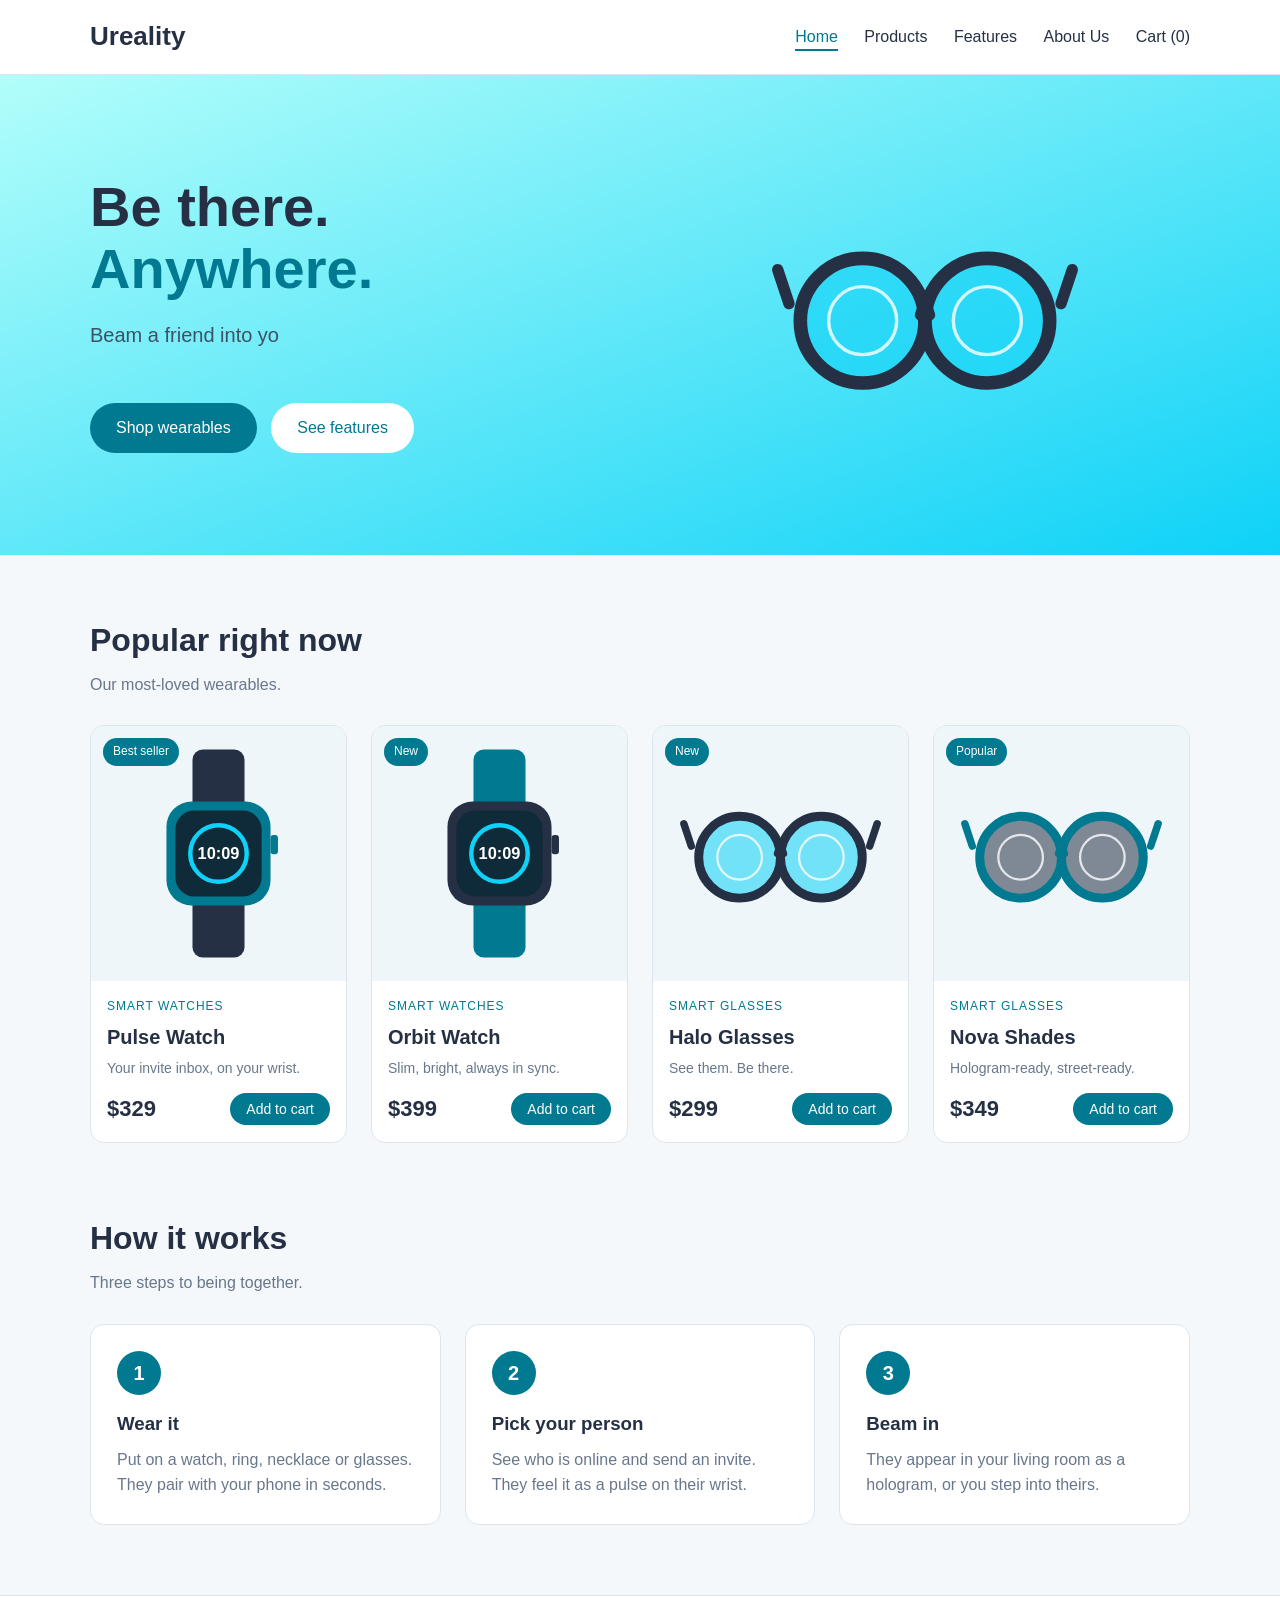
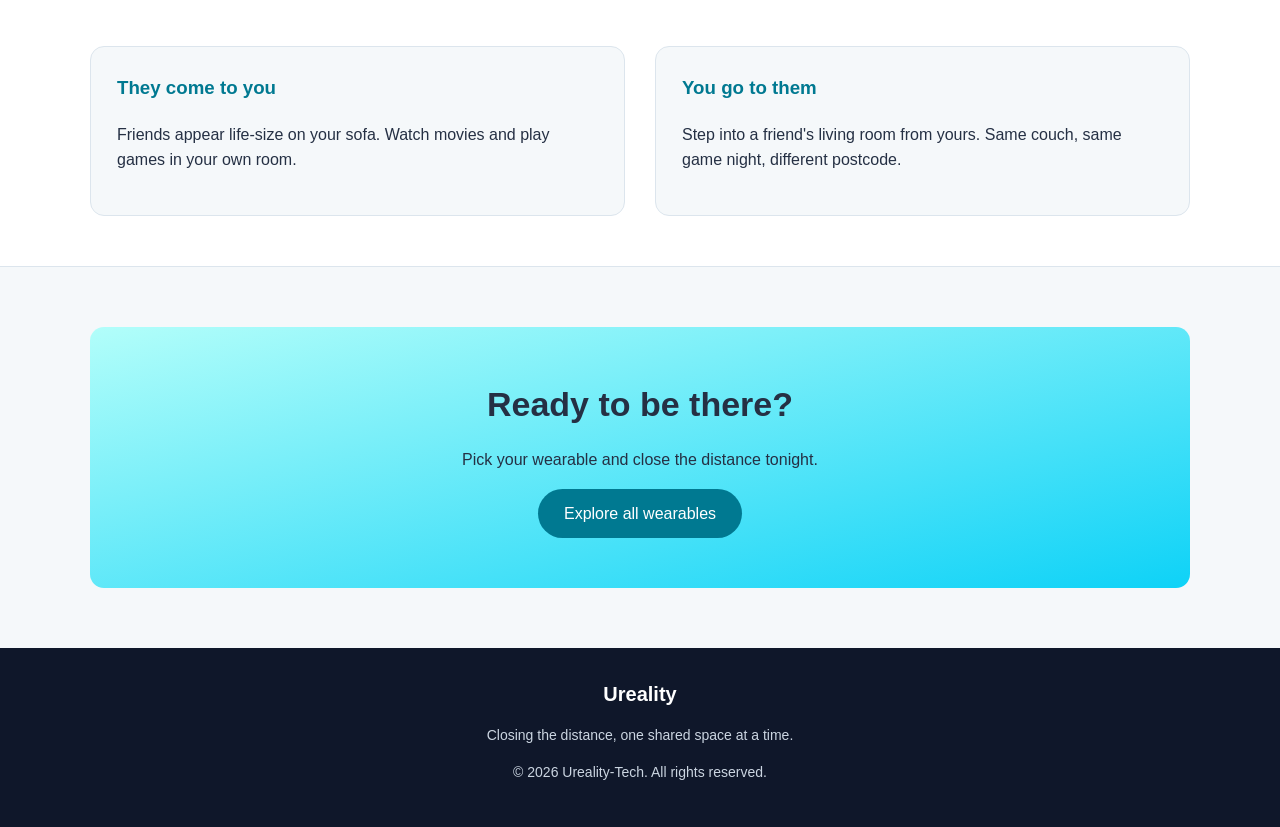
<file: index.html>
<!DOCTYPE html>
<html lang="en">
<head>
  <meta charset="UTF-8">
  <meta name="viewport" content="width=device-width, initial-scale=1.0">
  <title>Ureality — Be there, anywhere</title>
  <link rel="stylesheet" href="css/global.css">
  <link rel="stylesheet" href="css/home.css">
</head>
<body>

  <header>
    <div class="container">
      <a class="logo" href="index.html">Ureality</a>
      <nav>
        <a href="index.html" class="active">Home</a>
        <a href="products.html">Products</a>
        <a href="features.html">Features</a>
        <a href="about.html">About Us</a>
        <a href="cart.html">Cart (<span id="cart-count">0</span>)</a>
      </nav>
    </div>
  </header>

  <!-- Hero -->
  <section class="hero">
    <div class="container">
      <div class="hero-text">
        <h1>Be there.<br><span>Anywhere.</span></h1>
        <p id="typed"></p>
        <div class="hero-buttons">
          <a class="btn" href="products.html">Shop wearables</a>
          <a class="btn btn-light" href="features.html">See features</a>
        </div>
      </div>
      <div class="hero-image">
        <img src="images/glasses-cyan.svg" alt="Ureality smart glasses">
      </div>
    </div>
  </section>

  <!-- Featured products (cards are added by js/home.js) -->
  <section class="section container">
    <h2>Popular right now</h2>
    <p class="subtitle">Our most-loved wearables.</p>
    <div class="grid" id="featured"></div>
  </section>

  <!-- How it works -->
  <section class="section container">
    <h2>How it works</h2>
    <p class="subtitle">Three steps to being together.</p>
    <div class="steps">
      <div class="step"><div class="number">1</div><h3>Wear it</h3><p>Put on a watch, ring, necklace or glasses. They pair with your phone in seconds.</p></div>
      <div class="step"><div class="number">2</div><h3>Pick your person</h3><p>See who is online and send an invite. They feel it as a pulse on their wrist.</p></div>
      <div class="step"><div class="number">3</div><h3>Beam in</h3><p>They appear in your living room as a hologram, or you step into theirs.</p></div>
    </div>
  </section>

  <!-- Your place or theirs -->
  <section class="band">
    <div class="container">
      <div class="band-box"><h3>They come to you</h3><p>Friends appear life-size on your sofa. Watch movies and play games in your own room.</p></div>
      <div class="band-box"><h3>You go to them</h3><p>Step into a friend's living room from yours. Same couch, same game night, different postcode.</p></div>
    </div>
  </section>

  <!-- Call to action -->
  <section class="container">
    <div class="cta">
      <h2>Ready to be there?</h2>
      <p>Pick your wearable and close the distance tonight.</p>
      <a class="btn" href="products.html">Explore all wearables</a>
    </div>
  </section>

  <footer>
    <div class="container">
      <strong>Ureality</strong>
      <p>Closing the distance, one shared space at a time.</p>
      <p>&copy; 2026 Ureality-Tech. All rights reserved.</p>
    </div>
  </footer>

  <script src="js/data.js"></script>
  <script src="js/main.js"></script>
  <script src="js/home.js"></script>
</body>
</html>
</file>
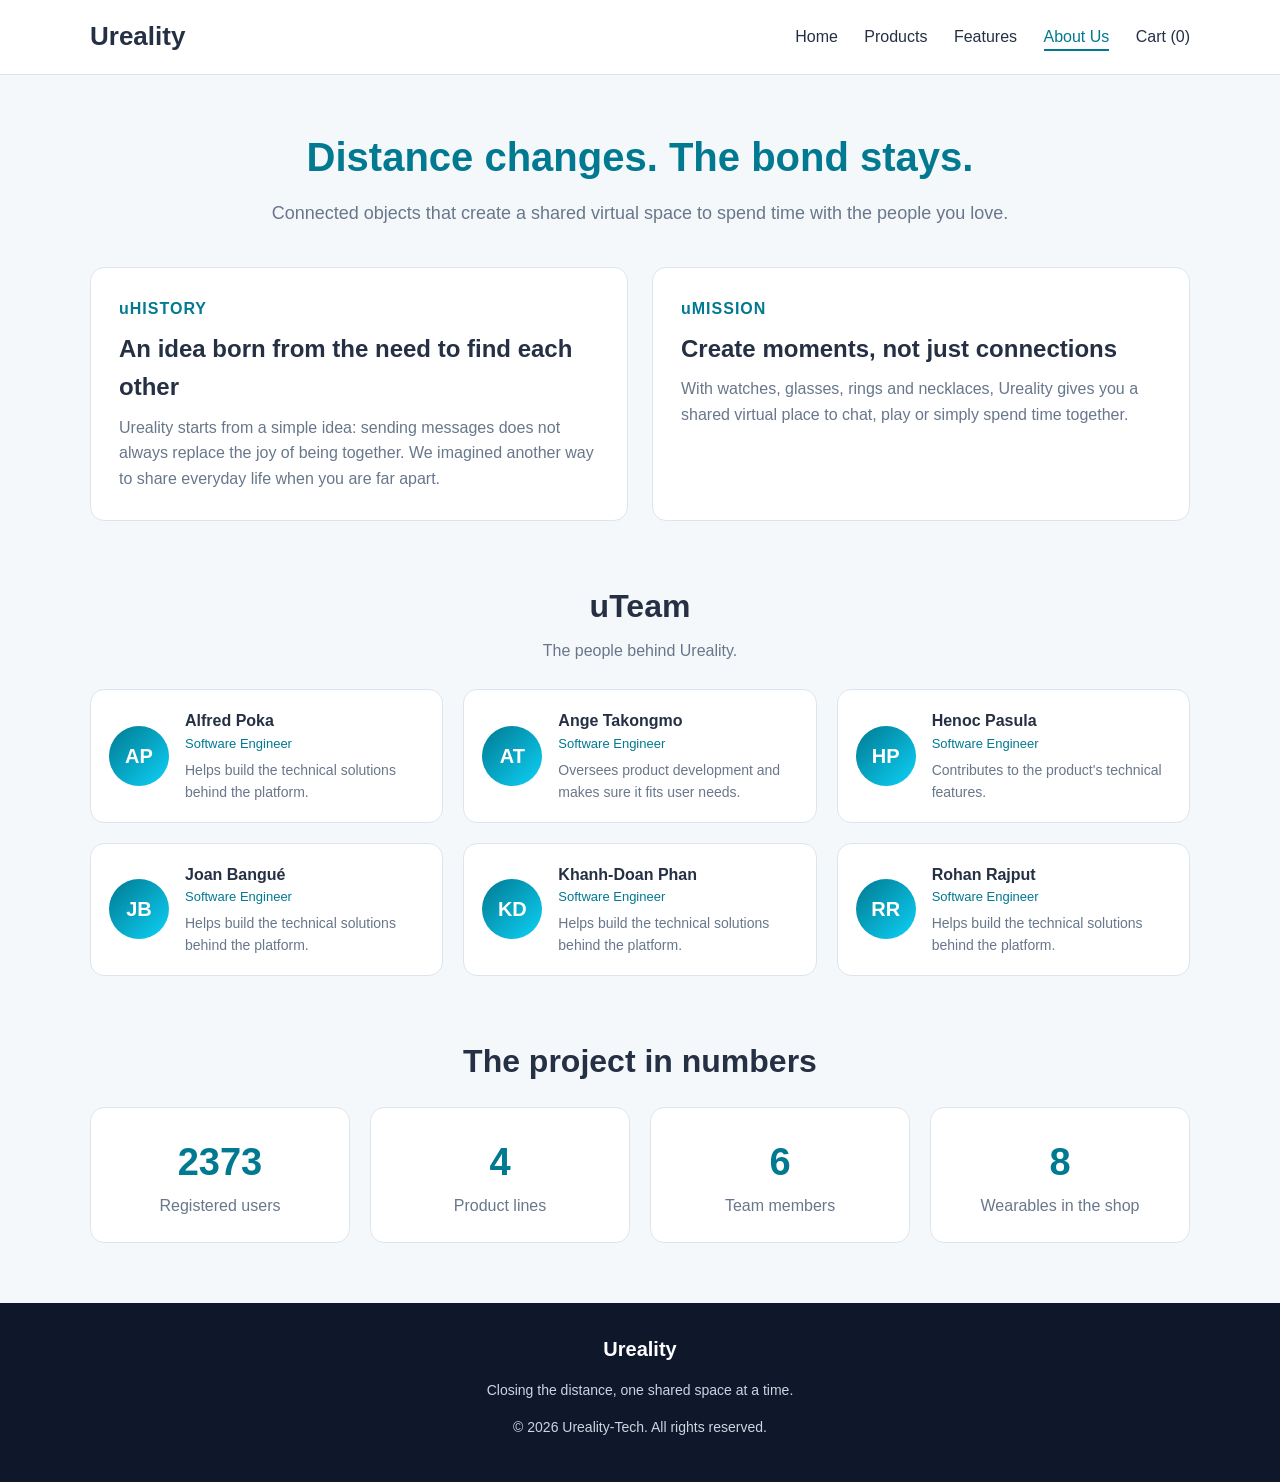
<file: about.html>
<!DOCTYPE html>
<html lang="en">
<head>
  <meta charset="UTF-8">
  <meta name="viewport" content="width=device-width, initial-scale=1.0">
  <title>About Us — Ureality</title>
  <link rel="stylesheet" href="css/global.css">
  <link rel="stylesheet" href="css/about.css">
</head>
<body>

  <header>
    <div class="container">
      <a class="logo" href="index.html">Ureality</a>
      <nav>
        <a href="index.html">Home</a>
        <a href="products.html">Products</a>
        <a href="features.html">Features</a>
        <a href="about.html" class="active">About Us</a>
        <a href="cart.html">Cart (<span id="cart-count">0</span>)</a>
      </nav>
    </div>
  </header>

  <div class="page-title container">
    <h1>Distance changes. The bond stays.</h1>
    <p>Connected objects that create a shared virtual space to spend time with the people you love.</p>
  </div>

  <div class="container">
    <div class="story">
      <div class="story-box">
        <div class="label">uHISTORY</div>
        <h3>An idea born from the need to find each other</h3>
        <p>Ureality starts from a simple idea: sending messages does not always replace the joy of being together. We imagined another way to share everyday life when you are far apart.</p>
      </div>
      <div class="story-box">
        <div class="label">uMISSION</div>
        <h3>Create moments, not just connections</h3>
        <p>With watches, glasses, rings and necklaces, Ureality gives you a shared virtual place to chat, play or simply spend time together.</p>
      </div>
    </div>

    <h2 class="heading">uTeam</h2>
    <p class="sub">The people behind Ureality.</p>
    <div class="team">
      <div class="member">
        <div class="avatar">AP</div>
        <div><h4>Alfred Poka</h4><p class="role">Software Engineer</p><p>Helps build the technical solutions behind the platform.</p></div>
      </div>
      <div class="member">
        <div class="avatar">AT</div>
        <div><h4>Ange Takongmo</h4><p class="role">Software Engineer</p><p>Oversees product development and makes sure it fits user needs.</p></div>
      </div>
      <div class="member">
        <div class="avatar">HP</div>
        <div><h4>Henoc Pasula</h4><p class="role">Software Engineer</p><p>Contributes to the product's technical features.</p></div>
      </div>
      <div class="member">
        <div class="avatar">JB</div>
        <div><h4>Joan Bangué</h4><p class="role">Software Engineer</p><p>Helps build the technical solutions behind the platform.</p></div>
      </div>
      <div class="member">
        <div class="avatar">KD</div>
        <div><h4>Khanh-Doan Phan</h4><p class="role">Software Engineer</p><p>Helps build the technical solutions behind the platform.</p></div>
      </div>
      <div class="member">
        <div class="avatar">RR</div>
        <div><h4>Rohan Rajput</h4><p class="role">Software Engineer</p><p>Helps build the technical solutions behind the platform.</p></div>
      </div>
    </div>

    <h2 class="heading">The project in numbers</h2>
    <div class="stats">
      <div class="stat"><b>2373</b><span>Registered users</span></div>
      <div class="stat"><b>4</b><span>Product lines</span></div>
      <div class="stat"><b>6</b><span>Team members</span></div>
      <div class="stat"><b>8</b><span>Wearables in the shop</span></div>
    </div>
  </div>

  <footer>
    <div class="container">
      <strong>Ureality</strong>
      <p>Closing the distance, one shared space at a time.</p>
      <p>&copy; 2026 Ureality-Tech. All rights reserved.</p>
    </div>
  </footer>

  <script src="js/data.js"></script>
  <script src="js/main.js"></script>
</body>
</html>
</file>
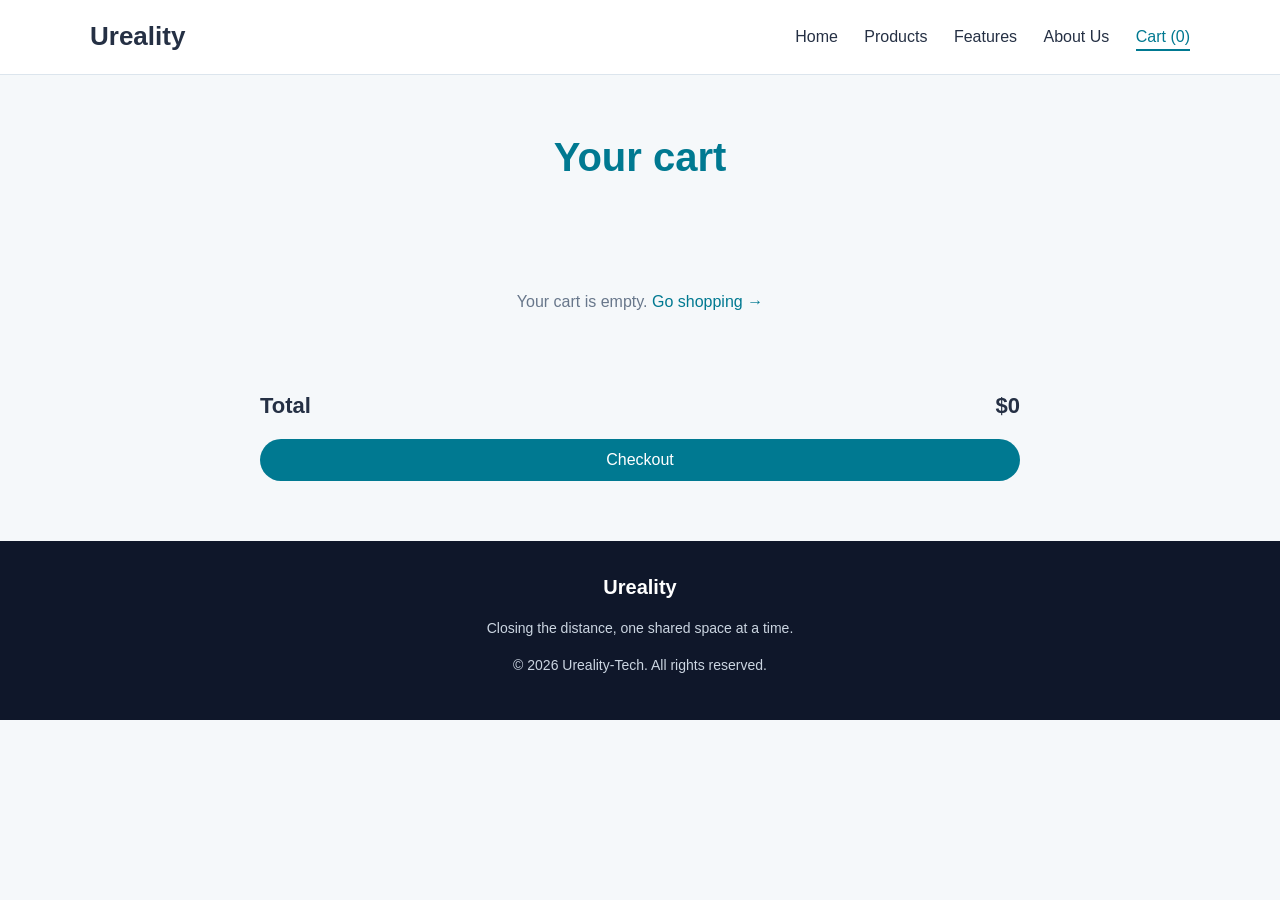
<file: cart.html>
<!DOCTYPE html>
<html lang="en">
<head>
  <meta charset="UTF-8">
  <meta name="viewport" content="width=device-width, initial-scale=1.0">
  <title>Your cart — Ureality</title>
  <link rel="stylesheet" href="css/global.css">
  <link rel="stylesheet" href="css/cart.css">
</head>
<body>

  <header>
    <div class="container">
      <a class="logo" href="index.html">Ureality</a>
      <nav>
        <a href="index.html">Home</a>
        <a href="products.html">Products</a>
        <a href="features.html">Features</a>
        <a href="about.html">About Us</a>
        <a href="cart.html" class="active">Cart (<span id="cart-count">0</span>)</a>
      </nav>
    </div>
  </header>

  <div class="page-title container">
    <h1>Your cart</h1>
  </div>

  <div class="container cart-box">
    <div id="cart-list"></div>
    <div class="cart-total"><span>Total</span><span id="total">$0</span></div>
    <button class="btn" id="checkout" style="width:100%">Checkout</button>
    <p class="message" id="message"></p>
  </div>

  <footer>
    <div class="container">
      <strong>Ureality</strong>
      <p>Closing the distance, one shared space at a time.</p>
      <p>&copy; 2026 Ureality-Tech. All rights reserved.</p>
    </div>
  </footer>

  <script src="js/data.js"></script>
  <script src="js/main.js"></script>
  <script src="js/cart.js"></script>
</body>
</html>
</file>
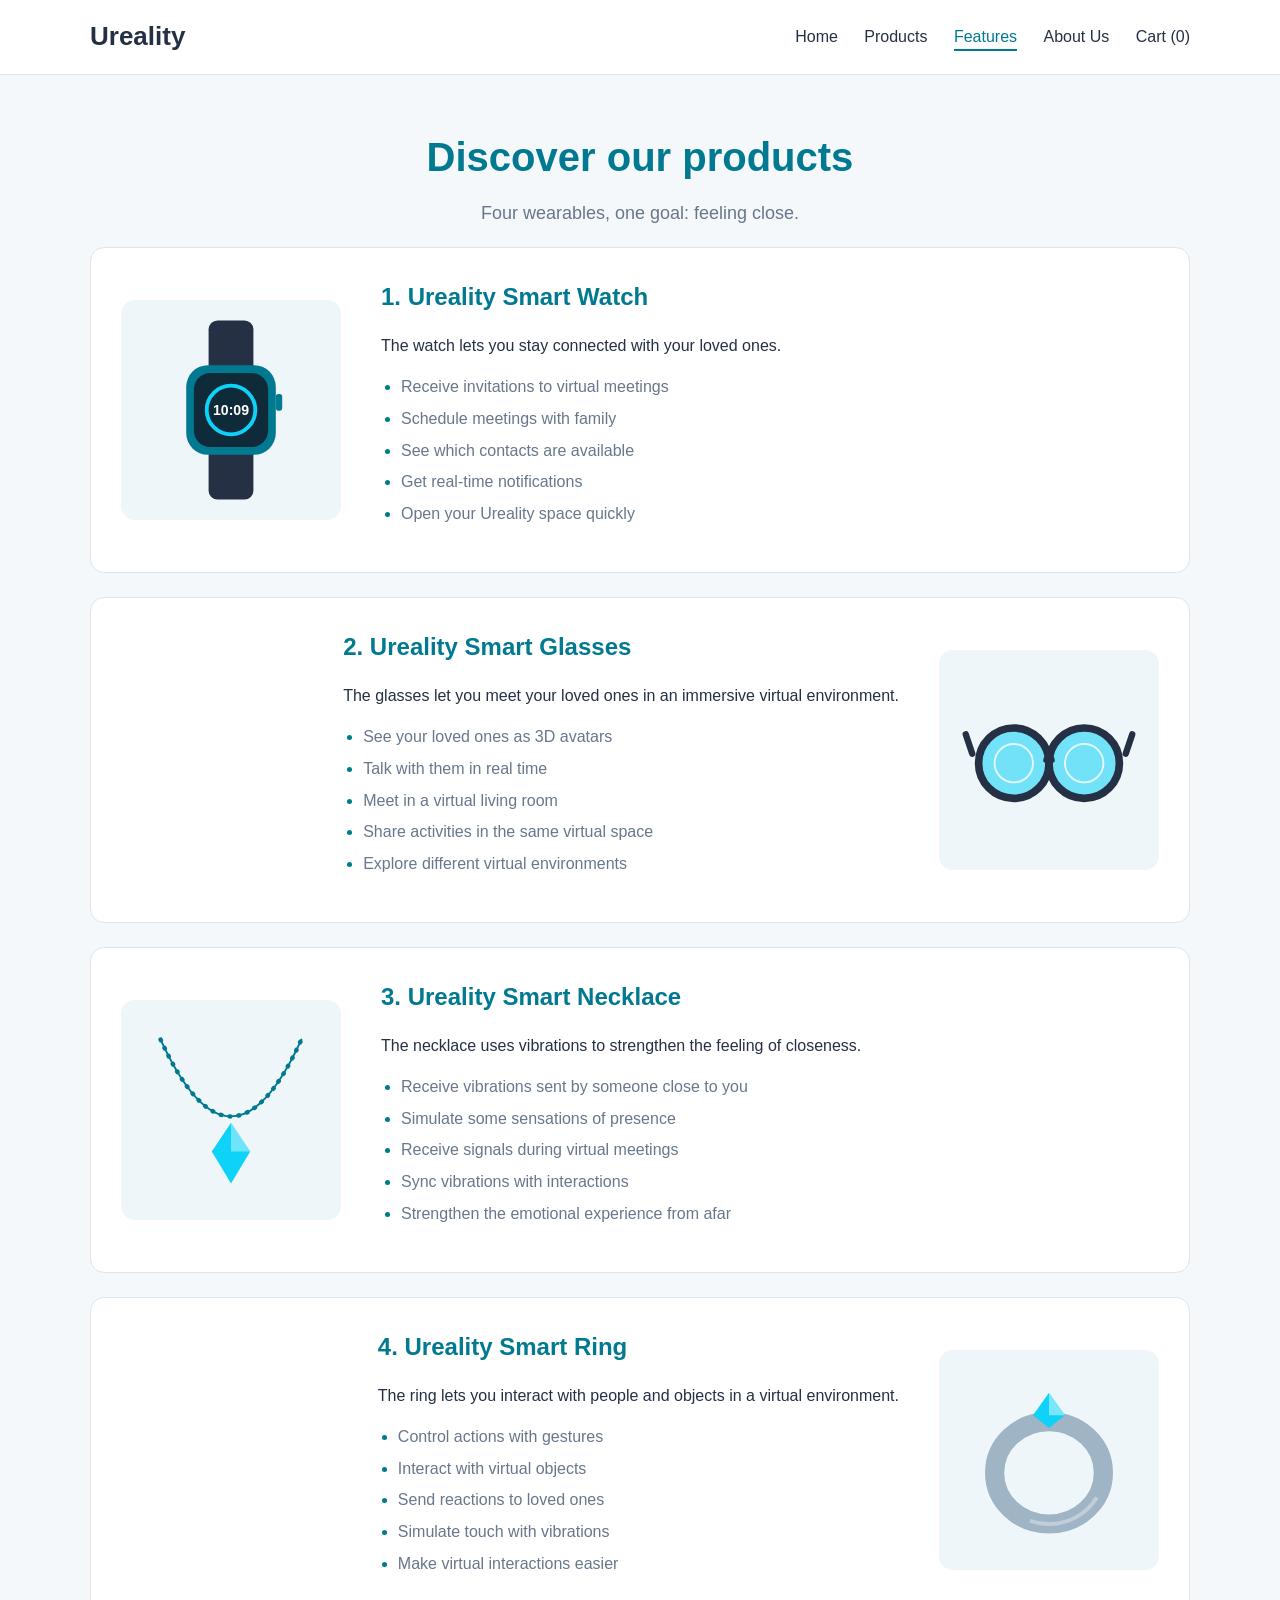
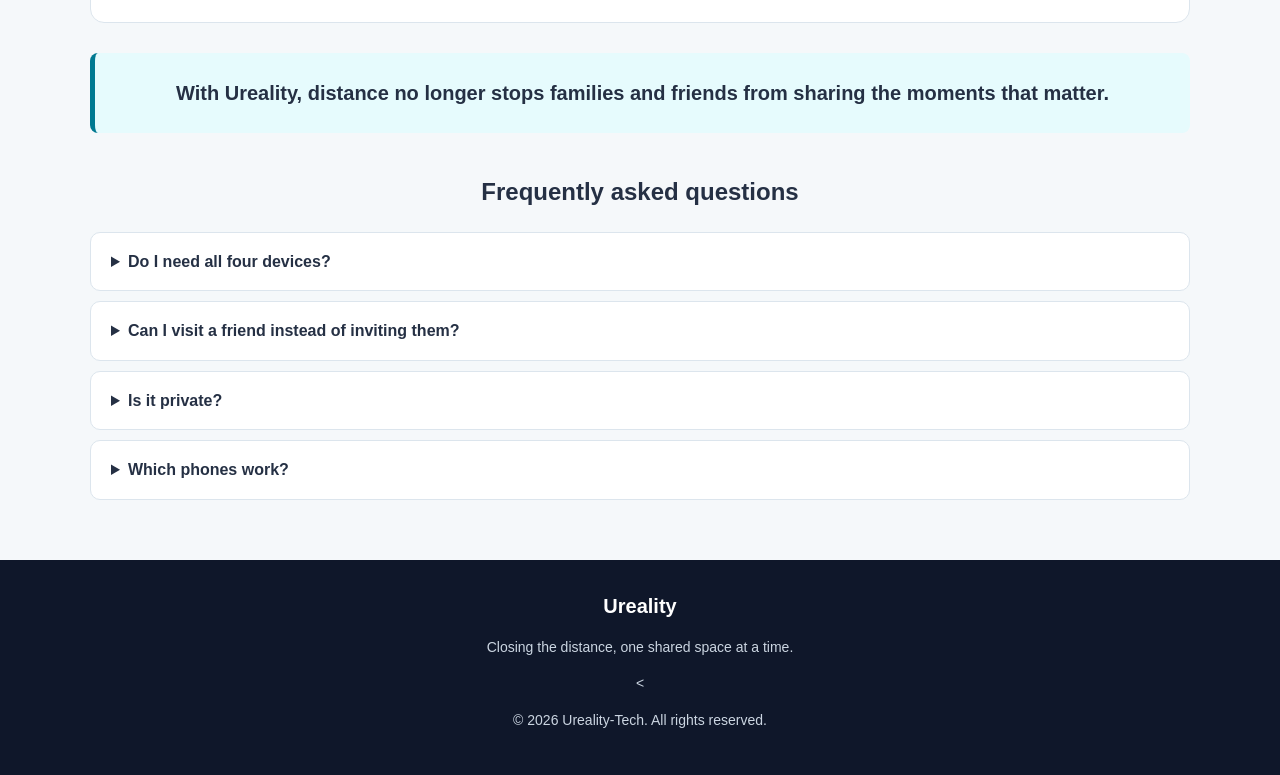
<file: features.html>
<!DOCTYPE html>
<html lang="en">
<head>
  <meta charset="UTF-8">
  <meta name="viewport" content="width=device-width, initial-scale=1.0">
  <title>Features — Ureality</title>
  <link rel="stylesheet" href="css/global.css">
  <link rel="stylesheet" href="css/features.css">
</head>
<body>

  <header>
    <div class="container">
      <a class="logo" href="index.html">Ureality</a>
      <nav>
        <a href="index.html">Home</a>
        <a href="products.html">Products</a>
        <a href="features.html" class="active">Features</a>
        <a href="about.html">About Us</a>
        <a href="cart.html">Cart (<span id="cart-count">0</span>)</a>
      </nav>
    </div>
  </header>

  <div class="page-title container">
    <h1>Discover our products</h1>
    <p>Four wearables, one goal: feeling close.</p>
  </div>

  <div class="container">
    <div class="feature">
      <img src="images/watch-teal.svg" alt="Smart watch">
      <div>
        <h2>1. Ureality Smart Watch</h2>
        <p>The watch lets you stay connected with your loved ones.</p>
        <ul>
          <li>Receive invitations to virtual meetings</li>
          <li>Schedule meetings with family</li>
          <li>See which contacts are available</li>
          <li>Get real-time notifications</li>
          <li>Open your Ureality space quickly</li>
        </ul>
      </div>
    </div>

    <div class="feature reverse">
      <img src="images/glasses-cyan.svg" alt="Smart glasses">
      <div>
        <h2>2. Ureality Smart Glasses</h2>
        <p>The glasses let you meet your loved ones in an immersive virtual environment.</p>
        <ul>
          <li>See your loved ones as 3D avatars</li>
          <li>Talk with them in real time</li>
          <li>Meet in a virtual living room</li>
          <li>Share activities in the same virtual space</li>
          <li>Explore different virtual environments</li>
        </ul>
      </div>
    </div>

    <div class="feature">
      <img src="images/necklace-teal.svg" alt="Smart necklace">
      <div>
        <h2>3. Ureality Smart Necklace</h2>
        <p>The necklace uses vibrations to strengthen the feeling of closeness.</p>
        <ul>
          <li>Receive vibrations sent by someone close to you</li>
          <li>Simulate some sensations of presence</li>
          <li>Receive signals during virtual meetings</li>
          <li>Sync vibrations with interactions</li>
          <li>Strengthen the emotional experience from afar</li>
        </ul>
      </div>
    </div>

    <div class="feature reverse">
      <img src="images/ring-silver.svg" alt="Smart ring">
      <div>
        <h2>4. Ureality Smart Ring</h2>
        <p>The ring lets you interact with people and objects in a virtual environment.</p>
        <ul>
          <li>Control actions with gestures</li>
          <li>Interact with virtual objects</li>
          <li>Send reactions to loved ones</li>
          <li>Simulate touch with vibrations</li>
          <li>Make virtual interactions easier</li>
        </ul>
      </div>
    </div>

    <div class="quote">With Ureality, distance no longer stops families and friends from sharing the moments that matter.</div>

    <div class="faq">
      <h2>Frequently asked questions</h2>
      <details><summary>Do I need all four devices?</summary><p>No. Each one works alone with the Ureality app, but using several together feels the most real.</p></details>
      <details><summary>Can I visit a friend instead of inviting them?</summary><p>Yes. Choose "Beam over" and you appear in their room as a hologram.</p></details>
      <details><summary>Is it private?</summary><p>Only people in your circle can invite you or join a session.</p></details>
      <details><summary>Which phones work?</summary><p>iPhone and Android are both supported.</p></details>
    </div>
  </div>

  <footer>
    <div class="container">
      <strong>Ureality</strong>
      <p>Closing the distance, one shared space at a time.</p>
      <<p>&copy; 2026 Ureality-Tech. All rights reserved.</p>
    </div>
  </footer>

  <script src="js/data.js"></script>
  <script src="js/main.js"></script>
</body>
</html>
</file>
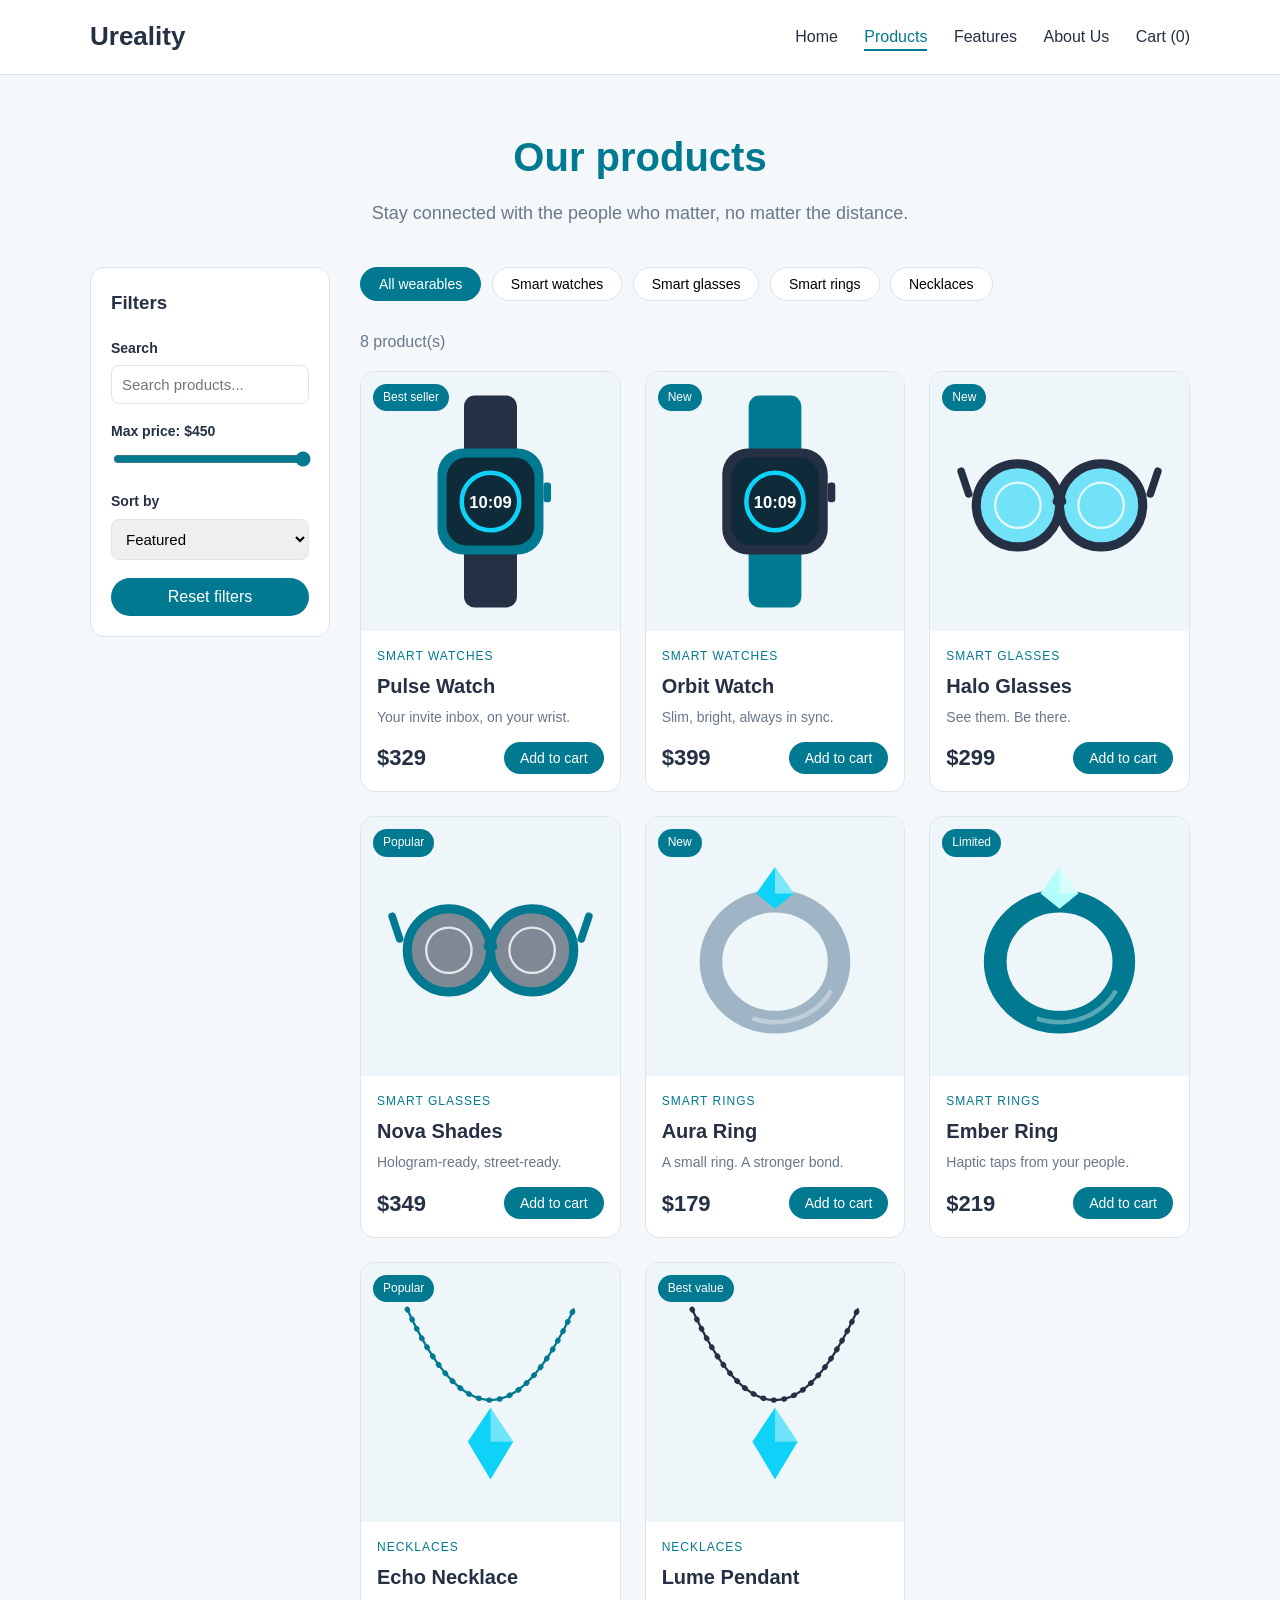
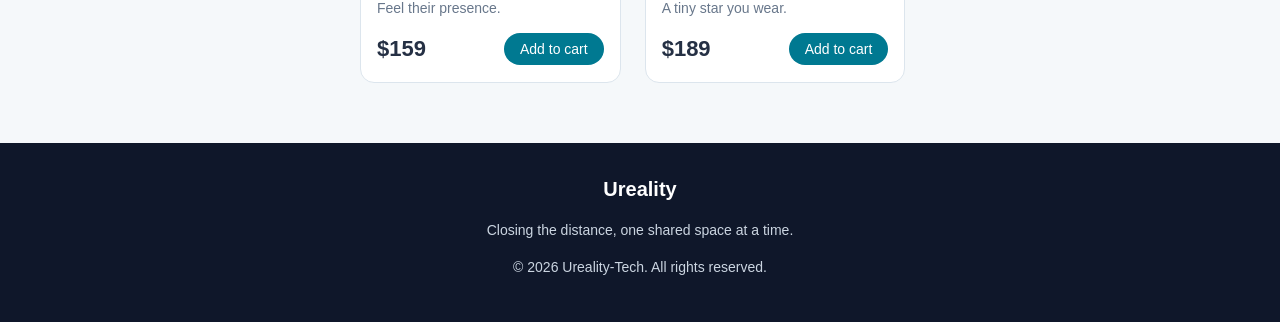
<file: products.html>
<!DOCTYPE html>
<html lang="en">
<head>
  <meta charset="UTF-8">
  <meta name="viewport" content="width=device-width, initial-scale=1.0">
  <title>Products — Ureality</title>
  <link rel="stylesheet" href="css/global.css">
  <link rel="stylesheet" href="css/products.css">
</head>
<body>

  <header>
    <div class="container">
      <a class="logo" href="index.html">Ureality</a>
      <nav>
        <a href="index.html">Home</a>
        <a href="products.html" class="active">Products</a>
        <a href="features.html">Features</a>
        <a href="about.html">About Us</a>
        <a href="cart.html">Cart (<span id="cart-count">0</span>)</a>
      </nav>
    </div>
  </header>

  <div class="page-title container">
    <h1>Our products</h1>
    <p>Stay connected with the people who matter, no matter the distance.</p>
  </div>

  <div class="container shop">
    <!-- Left: filters -->
    <aside class="filters">
      <h3>Filters</h3>

      <label for="search">Search</label>
      <input type="text" id="search" placeholder="Search products...">

      <label for="price">Max price: <span id="price-value">$450</span></label>
      <input type="range" id="price" min="100" max="450" step="10" value="450">

      <label for="sort">Sort by</label>
      <select id="sort">
        <option value="default">Featured</option>
        <option value="low">Price: low to high</option>
        <option value="high">Price: high to low</option>
      </select>

      <button class="btn" id="reset">Reset filters</button>
    </aside>

    <!-- Right: category buttons + cards (cards are added by js/products.js) -->
    <section class="results">
      <div class="tabs">
        <button class="tab active" data-category="All">All wearables</button>
        <button class="tab" data-category="Smart watches">Smart watches</button>
        <button class="tab" data-category="Smart glasses">Smart glasses</button>
        <button class="tab" data-category="Smart rings">Smart rings</button>
        <button class="tab" data-category="Necklaces">Necklaces</button>
      </div>
      <div class="count" id="count"></div>
      <div class="grid" id="grid"></div>
    </section>
  </div>

  <footer>
    <div class="container">
      <strong>Ureality</strong>
      <p>Closing the distance, one shared space at a time.</p>
      <p>&copy; 2026 Ureality-Tech. All rights reserved.</p>
    </div>
  </footer>

  <script src="js/data.js"></script>
  <script src="js/main.js"></script>
  <script src="js/products.js"></script>
</body>
</html>
</file>
<file: css/global.css>
/* ===========================================================
   global.css — styles shared by EVERY page
   (colours, font, navigation bar, buttons, product cards, footer)
   =========================================================== */

/* Colours live in variables so we can change them in one place */
:root {
  --teal: #007991;      /* main accent colour from the original design */
  --cyan: #0ed2f7;
  --mint: #b2fefa;
  --ink: #253044;       /* dark text */
  --muted: #68778b;     /* grey text */
  --border: #dce5ed;
  --page: #f5f8fa;      /* page background */
  --navy: #0f172a;      /* footer */
}

* { box-sizing: border-box; }

body {
  margin: 0;
  font-family: Arial, sans-serif;   /* original font */
  color: var(--ink);
  background: var(--page);
  line-height: 1.6;
}

a { color: inherit; text-decoration: none; }
img { max-width: 100%; display: block; }

/* A centred column so content doesn't stretch on wide screens */
.container { width: 90%; max-width: 1100px; margin: 0 auto; }

/* ---------- Navigation bar ---------- */
header {
  position: sticky;          /* stays at the top while scrolling */
  top: 0;
  z-index: 10;
  background: #ffffff;
  border-bottom: 1px solid var(--border);
}
header .container {
  display: flex;
  justify-content: space-between;
  align-items: center;
  padding: 16px 0;
}
.logo { font-size: 26px; font-weight: bold; color: var(--ink); }
nav a {
  margin-left: 22px;
  color: var(--ink);
  padding-bottom: 4px;
  border-bottom: 2px solid transparent;
  transition: color 0.2s, border-color 0.2s;      /* smooth hover */
}
nav a:hover { color: var(--teal); border-bottom-color: var(--teal); }   /* hover effect */
nav a.active { color: var(--teal); border-bottom-color: var(--teal); }

/* ---------- Buttons ---------- */
.btn {
  display: inline-block;
  padding: 12px 26px;
  border: none;
  border-radius: 30px;
  background: var(--teal);
  color: #ffffff;
  font-size: 16px;
  cursor: pointer;
  transition: background 0.2s, transform 0.2s;
}
.btn:hover { background: #005f72; transform: translateY(-2px); }   /* hover effect */
.btn-light { background: #ffffff; color: var(--teal); }
.btn-light:hover { background: var(--mint); }

/* ---------- Page headings ---------- */
.page-title { text-align: center; padding: 50px 0 20px; }
.page-title h1 { font-size: 40px; color: var(--teal); margin: 0 0 10px; }
.page-title p { color: var(--muted); font-size: 18px; margin: 0; }

/* ---------- Product card grid (used on Home and Products) ---------- */
.grid {
  display: grid;
  grid-template-columns: repeat(auto-fill, minmax(230px, 1fr));
  gap: 24px;
}
.card {
  background: #ffffff;
  border: 1px solid var(--border);
  border-radius: 14px;
  overflow: hidden;
  position: relative;
  transition: transform 0.3s, box-shadow 0.3s;
}
.card:hover {                                   /* hover effect: card lifts up */
  transform: translateY(-8px);
  box-shadow: 0 14px 30px rgba(37, 48, 68, 0.15);
}
.card-image { background: #eef6f9; overflow: hidden; }
.card-image img { width: 100%; padding: 16px; transition: transform 0.4s; }
.card:hover .card-image img { transform: scale(1.1); }   /* hover effect: picture zooms */
.badge {
  position: absolute; top: 12px; left: 12px;
  background: var(--teal); color: #fff;
  font-size: 12px; padding: 4px 10px; border-radius: 20px;
}
.card-body { padding: 16px; }
.card-category { font-size: 12px; color: var(--teal); text-transform: uppercase; letter-spacing: 1px; }
.card-body h3 { margin: 4px 0; font-size: 20px; }
.card-body p { margin: 0 0 12px; color: var(--muted); font-size: 14px; }
.card-footer { display: flex; justify-content: space-between; align-items: center; }
.price { font-size: 22px; font-weight: bold; }
.card .btn { padding: 8px 16px; font-size: 14px; }

/* ---------- Footer ---------- */
footer { background: var(--navy); color: #cbd5e1; margin-top: 60px; padding: 30px 0; text-align: center; font-size: 14px; }
footer strong { color: #ffffff; font-size: 20px; }

/* ---------- Small screens ---------- */
@media (max-width: 600px) {
  header .container { flex-direction: column; gap: 10px; }
  nav a { margin: 0 10px; }
}
</file>
<file: css/home.css>
/* ===========================================================
   home.css — styles only for index.html
   =========================================================== */

/* ---------- Hero (big top section) ---------- */
.hero {
  /* the same cyan gradient as the original index.css */
  background: linear-gradient(to bottom right, #b2fefa, #0ed2f7);
  padding: 70px 0;
}
.hero .container {
  display: flex;
  align-items: center;
  justify-content: space-between;
  gap: 40px;
}
.hero-text { flex: 1; animation: fadeUp 1s ease; }   /* animation: slides up when the page loads */
.hero-text h1 { font-size: 56px; line-height: 1.1; margin: 0 0 16px; color: var(--ink); }
.hero-text h1 span { color: var(--teal); }
.hero-text p { font-size: 20px; color: #3d5266; min-height: 64px; }   /* min-height stops the page jumping while text types */
.hero-buttons { margin-top: 20px; }
.hero-buttons .btn { margin-right: 10px; }

.hero-image { flex: 1; text-align: center; }
.hero-image img {
  width: 100%;
  max-width: 340px;
  margin: 0 auto;
  animation: float 4s ease-in-out infinite;     /* animation: gently floats up and down */
}

/* Keyframes describe an animation step by step */
@keyframes fadeUp {
  from { opacity: 0; transform: translateY(30px); }
  to   { opacity: 1; transform: translateY(0); }
}
@keyframes float {
  0%, 100% { transform: translateY(0); }
  50%      { transform: translateY(-18px); }
}

/* ---------- Generic section ---------- */
.section { padding: 60px 0 10px; }
.section h2 { font-size: 32px; margin: 0 0 6px; }
.section .subtitle { color: var(--muted); margin: 0 0 28px; }

/* ---------- "How it works" steps ---------- */
.steps { display: grid; grid-template-columns: repeat(auto-fit, minmax(240px, 1fr)); gap: 24px; }
.step {
  background: #fff;
  border: 1px solid var(--border);
  border-radius: 14px;
  padding: 26px;
  transition: transform 0.3s, border-color 0.3s;
}
.step:hover { transform: translateY(-6px); border-color: var(--teal); }   /* hover effect */
.step .number {
  width: 44px; height: 44px; line-height: 44px;
  border-radius: 50%;
  background: var(--teal); color: #fff;
  text-align: center; font-weight: bold; font-size: 20px;
  margin-bottom: 14px;
}
.step h3 { margin: 0 0 8px; }
.step p { margin: 0; color: var(--muted); }

/* ---------- Place / virtual place band ---------- */
.band { background: #fff; border-block: 1px solid var(--border); margin-top: 60px; padding: 50px 0; }
.band .container { display: grid; grid-template-columns: 1fr 1fr; gap: 30px; }
.band-box { padding: 26px; border-radius: 14px; background: var(--page); border: 1px solid var(--border); transition: background 0.3s; }
.band-box:hover { background: var(--mint); }       /* hover effect */
.band-box h3 { color: var(--teal); margin-top: 0; }

/* ---------- Call to action ---------- */
.cta {
  text-align: center;
  margin-top: 60px;
  padding: 50px 20px;
  border-radius: 14px;
  background: linear-gradient(to bottom right, #b2fefa, #0ed2f7);
}
.cta h2 { margin: 0 0 10px; font-size: 34px; }

@media (max-width: 800px) {
  .hero .container { flex-direction: column; text-align: center; }
  .hero-text h1 { font-size: 40px; }
  .band .container { grid-template-columns: 1fr; }
}
</file>
<file: css/about.css>
/* ===========================================================
   about.css — styles only for about.html
   =========================================================== */

.story { display: grid; grid-template-columns: 1fr 1fr; gap: 24px; margin-top: 20px; }
.story-box {
  background: #fff;
  border: 1px solid var(--border);
  border-radius: 14px;
  padding: 28px;
  transition: transform 0.3s, border-color 0.3s;
}
.story-box:hover { transform: translateY(-6px); border-color: var(--teal); }   /* hover effect */
.story-box .label { color: var(--teal); font-weight: bold; letter-spacing: 1px; }
.story-box h3 { margin: 8px 0; font-size: 24px; }
.story-box p { color: var(--muted); margin: 0; }

h2.heading { text-align: center; margin: 60px 0 6px; font-size: 32px; }
p.sub { text-align: center; color: var(--muted); margin: 0 0 26px; }

/* ---------- Team ---------- */
.team { display: grid; grid-template-columns: repeat(auto-fill, minmax(280px, 1fr)); gap: 20px; }
.member {
  display: flex;
  align-items: center;
  gap: 16px;
  background: #fff;
  border: 1px solid var(--border);
  border-radius: 14px;
  padding: 18px;
  transition: box-shadow 0.3s;
}
.member:hover { box-shadow: 0 10px 24px rgba(37, 48, 68, 0.12); }   /* hover effect */
.avatar {
  flex: none;
  width: 60px; height: 60px; line-height: 60px;
  border-radius: 50%;
  background: linear-gradient(to bottom right, var(--teal), var(--cyan));
  color: #fff; font-weight: bold; font-size: 20px; text-align: center;
}
.member h4 { margin: 0; }
.member .role { color: var(--teal); font-size: 13px; margin: 0 0 4px; }
.member p { margin: 0; font-size: 14px; color: var(--muted); }

/* ---------- Numbers ---------- */
.stats { display: grid; grid-template-columns: repeat(auto-fit, minmax(200px, 1fr)); gap: 20px; margin-top: 20px; }
.stat { background: #fff; border: 1px solid var(--border); border-radius: 14px; padding: 24px; text-align: center; }
.stat b { display: block; font-size: 38px; color: var(--teal); }
.stat span { color: var(--muted); }

@media (max-width: 700px) {
  .story { grid-template-columns: 1fr; }
}
</file>
<file: css/cart.css>
/* ===========================================================
   cart.css — styles only for cart.html
   =========================================================== */

.cart-box { max-width: 760px; margin: 20px auto 0; }

.cart-row {
  display: flex;
  align-items: center;
  gap: 16px;
  background: #fff;
  border: 1px solid var(--border);
  border-radius: 12px;
  padding: 12px;
  margin-bottom: 12px;
  transition: box-shadow 0.3s;
}
.cart-row:hover { box-shadow: 0 8px 20px rgba(37, 48, 68, 0.1); }   /* hover effect */
.cart-row img { width: 80px; background: #eef6f9; border-radius: 10px; padding: 6px; }
.cart-info { flex: 1; }
.cart-info h4 { margin: 0; }
.cart-info small { color: var(--muted); }

.qty button {
  width: 30px; height: 30px;
  border: 1px solid var(--border);
  border-radius: 50%;
  background: #fff;
  font-size: 16px;
  cursor: pointer;
}
.qty button:hover { background: var(--mint); }
.qty span { display: inline-block; min-width: 26px; text-align: center; }

.remove { background: none; border: none; color: var(--muted); text-decoration: underline; cursor: pointer; }
.remove:hover { color: #c0392b; }

.cart-total { display: flex; justify-content: space-between; font-size: 22px; font-weight: bold; margin: 24px 0 16px; }
.message { text-align: center; color: var(--teal); font-weight: bold; margin-top: 16px; }
.empty-cart { text-align: center; color: var(--muted); padding: 50px 0; }
</file>
<file: css/features.css>
/* ===========================================================
   features.css — styles only for features.html
   =========================================================== */

/* Each product feature block: picture on one side, text on the other */
.feature {
  display: flex;
  align-items: center;
  gap: 40px;
  background: #fff;
  border: 1px solid var(--border);
  border-radius: 14px;
  padding: 30px;
  margin-bottom: 24px;
  transition: box-shadow 0.3s;
}
.feature:hover { box-shadow: 0 12px 28px rgba(37, 48, 68, 0.12); }    /* hover effect */
.feature.reverse { flex-direction: row-reverse; }                     /* alternate the sides */
.feature img { width: 220px; flex: none; background: #eef6f9; border-radius: 14px; padding: 14px; transition: transform 0.4s; }
.feature:hover img { transform: rotate(-4deg) scale(1.05); }          /* hover effect */
.feature h2 { margin: 0 0 6px; color: var(--teal); }
.feature ul { padding-left: 20px; color: var(--muted); }
.feature li { margin-bottom: 6px; }
.feature li::marker { color: var(--teal); }

.quote {
  text-align: center;
  background: #e6fbfd;
  border-left: 5px solid var(--teal);
  border-radius: 8px;
  padding: 24px;
  font-size: 20px;
  font-weight: bold;
  margin-top: 30px;
}

/* ---------- FAQ (questions that open and close) ---------- */
.faq { margin-top: 40px; }
.faq h2 { text-align: center; }
details {
  background: #fff;
  border: 1px solid var(--border);
  border-radius: 10px;
  padding: 16px 20px;
  margin-bottom: 10px;
}
summary { cursor: pointer; font-weight: bold; }
summary:hover { color: var(--teal); }          /* hover effect */
details p { color: var(--muted); margin-bottom: 0; }

@media (max-width: 700px) {
  .feature, .feature.reverse { flex-direction: column; text-align: center; }
  .feature ul { text-align: left; }
}
</file>
<file: css/products.css>
/* ===========================================================
   products.css — styles only for products.html
   =========================================================== */

/* Left column = filters, right column = product cards */
.shop { display: flex; gap: 30px; align-items: flex-start; margin-top: 20px; }

.filters {
  flex: 0 0 240px;                     /* fixed 240px wide */
  background: #fff;
  border: 1px solid var(--border);
  border-radius: 14px;
  padding: 20px;
}
.filters h3 { margin-top: 0; }
.filters label { display: block; margin: 16px 0 6px; font-weight: bold; font-size: 14px; }
.filters input[type="text"],
.filters select {
  width: 100%;
  padding: 10px;
  border: 1px solid var(--border);
  border-radius: 8px;
  font-size: 15px;
}
.filters input[type="text"]:focus,
.filters select:focus { outline: none; border-color: var(--teal); }   /* highlight when clicked */
.filters input[type="range"] { width: 100%; accent-color: var(--teal); }
.filters .btn { width: 100%; margin-top: 18px; padding: 10px; }

.results { flex: 1; }

/* Category buttons ("tabs") */
.tabs { margin-bottom: 20px; }
.tab {
  padding: 8px 18px;
  margin: 0 6px 8px 0;
  border: 1px solid var(--border);
  border-radius: 20px;
  background: #fff;
  font-size: 14px;
  cursor: pointer;
  transition: background 0.2s, color 0.2s;
}
.tab:hover { background: var(--mint); }          /* hover effect */
.tab.active { background: var(--teal); color: #fff; border-color: var(--teal); }

.count { color: var(--muted); margin-bottom: 16px; }
.empty { padding: 40px; text-align: center; color: var(--muted); grid-column: 1 / -1; }

@media (max-width: 800px) {
  .shop { flex-direction: column; }
  .filters { flex: none; width: 100%; }
}
</file>
